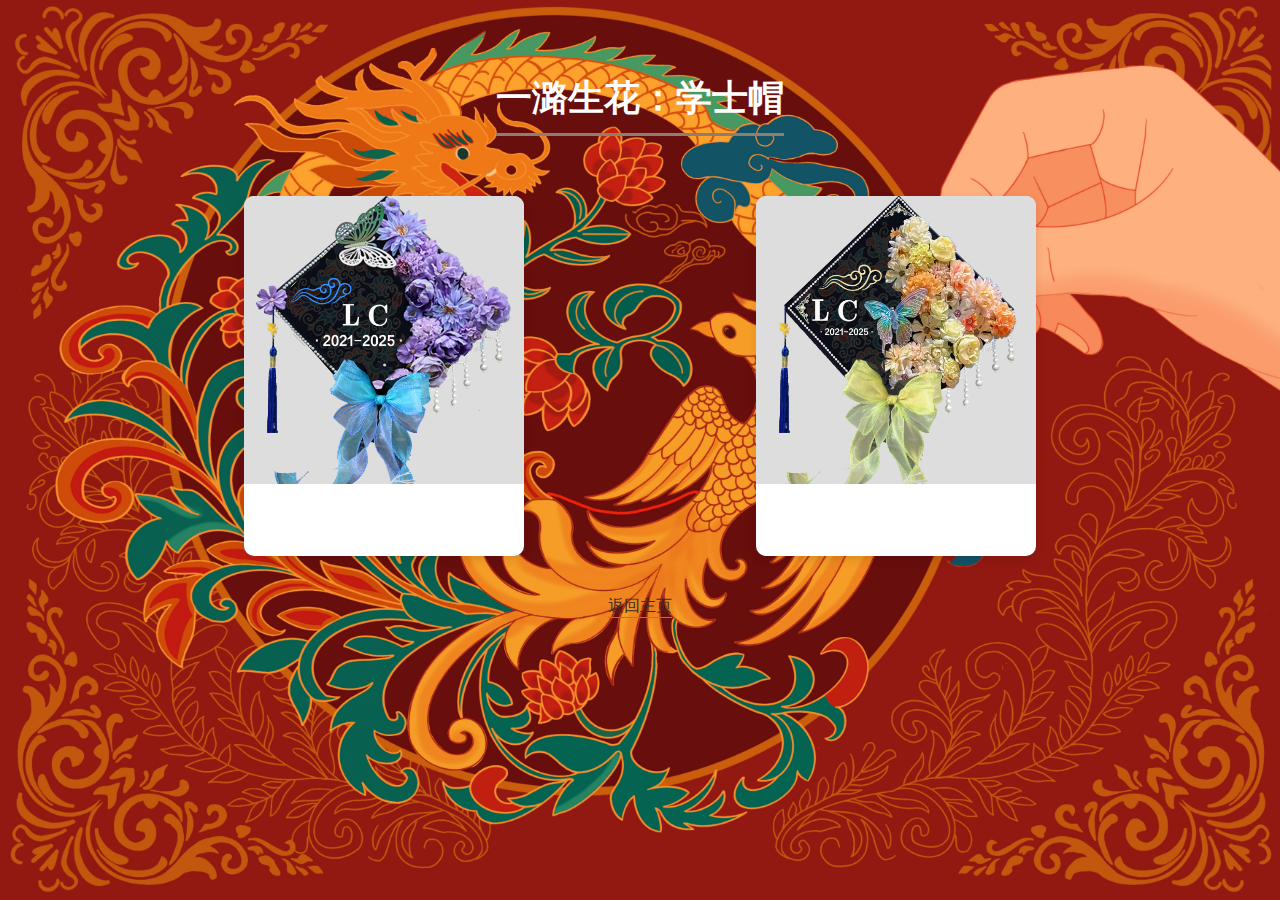
<file: src/main/resources/static/一潞生花：学士帽.html>
<!DOCTYPE html>
<html lang="zh">
<head>
  <meta charset="UTF-8">
  <title>一潞生花：学士帽</title>
  <link rel="stylesheet" href="style.css">
</head>
<body>

  <div class="container">
    <h1 class="title">一潞生花：学士帽</h1>

    <div class="gallery">

      <div class="image-box">
        <img src="一潞生花：学士帽/紫色.png" alt="图片1">
      </div>
      <div class="image-box">
        <img src="一潞生花：学士帽/黄色.png" alt="图片2">
      </div>
      <!-- 以上共 2 张图片，可根据需要复制更多 image-box -->

    </div>

    <a href="index.html" class="back-link">返回主页</a>
  </div>

</body>
</html>
</file>
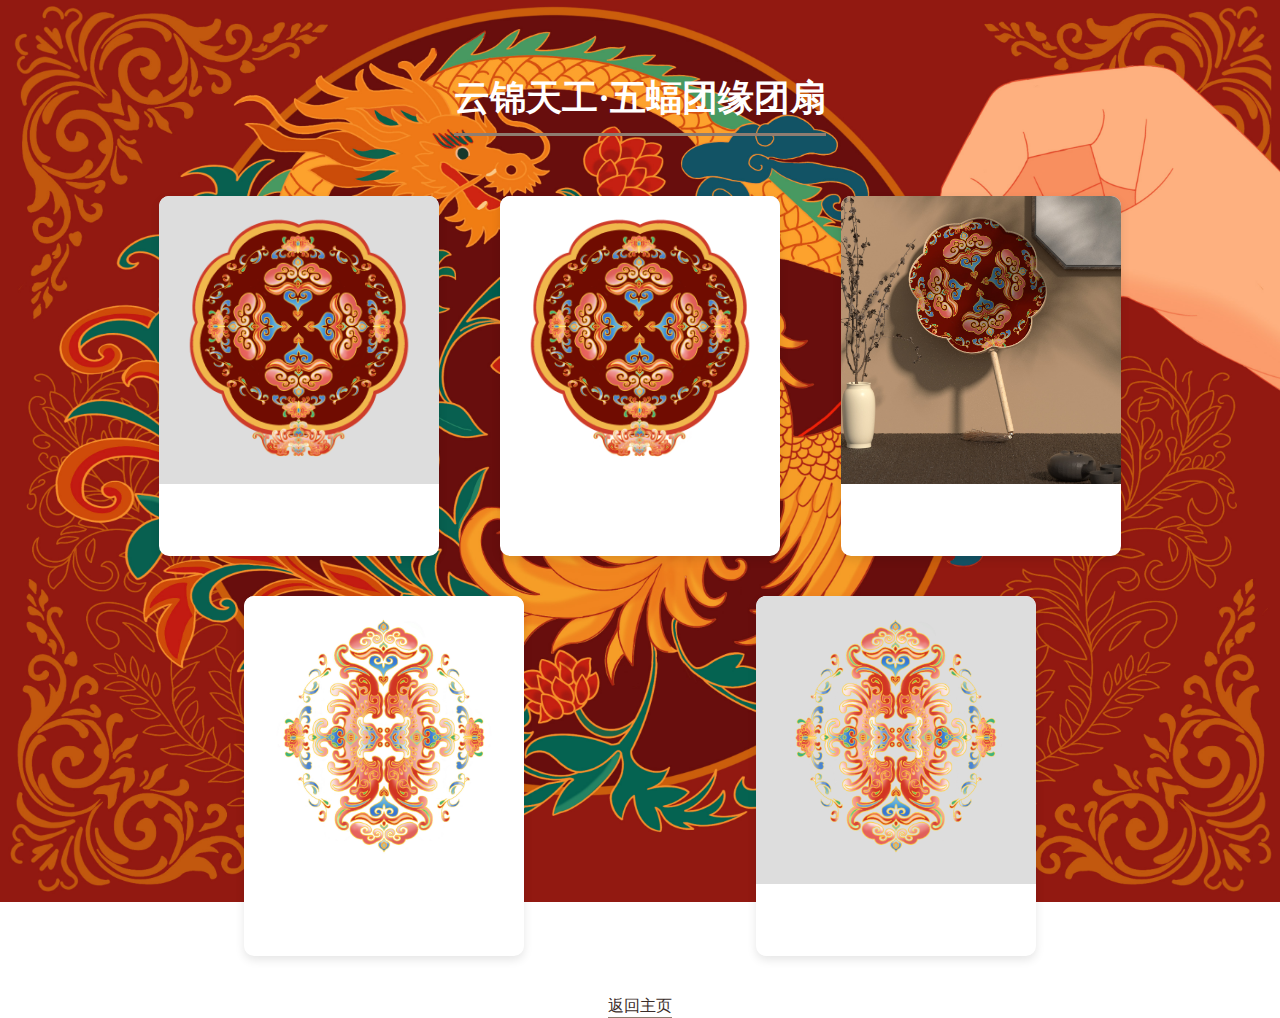
<file: src/main/resources/static/潞绢画扇：潞绸团扇.html>
<!DOCTYPE html>
<html lang="zh">
<head>
  <meta charset="UTF-8">
  <title>潞绢画扇：潞绸团扇</title>
  <link rel="stylesheet" href="style.css">
</head>
<body>

  <div class="container">
    <h1 class="title">云锦天工·五蝠团缘团扇</h1>

    <div class="gallery">

      <div class="image-box">
        <img src="潞绢画扇：潞绸团扇/03 (1).png" alt="图片1">
      </div>
      <div class="image-box">
        <img src="潞绢画扇：潞绸团扇/04.png" alt="图片2">
      </div>
      <div class="image-box">
        <img src="潞绢画扇：潞绸团扇/产品展示.jpg" alt="图片3">
      </div>
      <div class="image-box">
        <img src="潞绢画扇：潞绸团扇/设计纹样01.jpg" alt="图片4">
      </div>
      <div class="image-box">
        <img src="潞绢画扇：潞绸团扇/设计纹样02.png" alt="图片5">
      </div>
      <!-- 以上共 5 张图片，可根据需要复制更多 image-box -->

    </div>

    <a href="index.html" class="back-link">返回主页</a>
  </div>

</body>
</html>
</file>
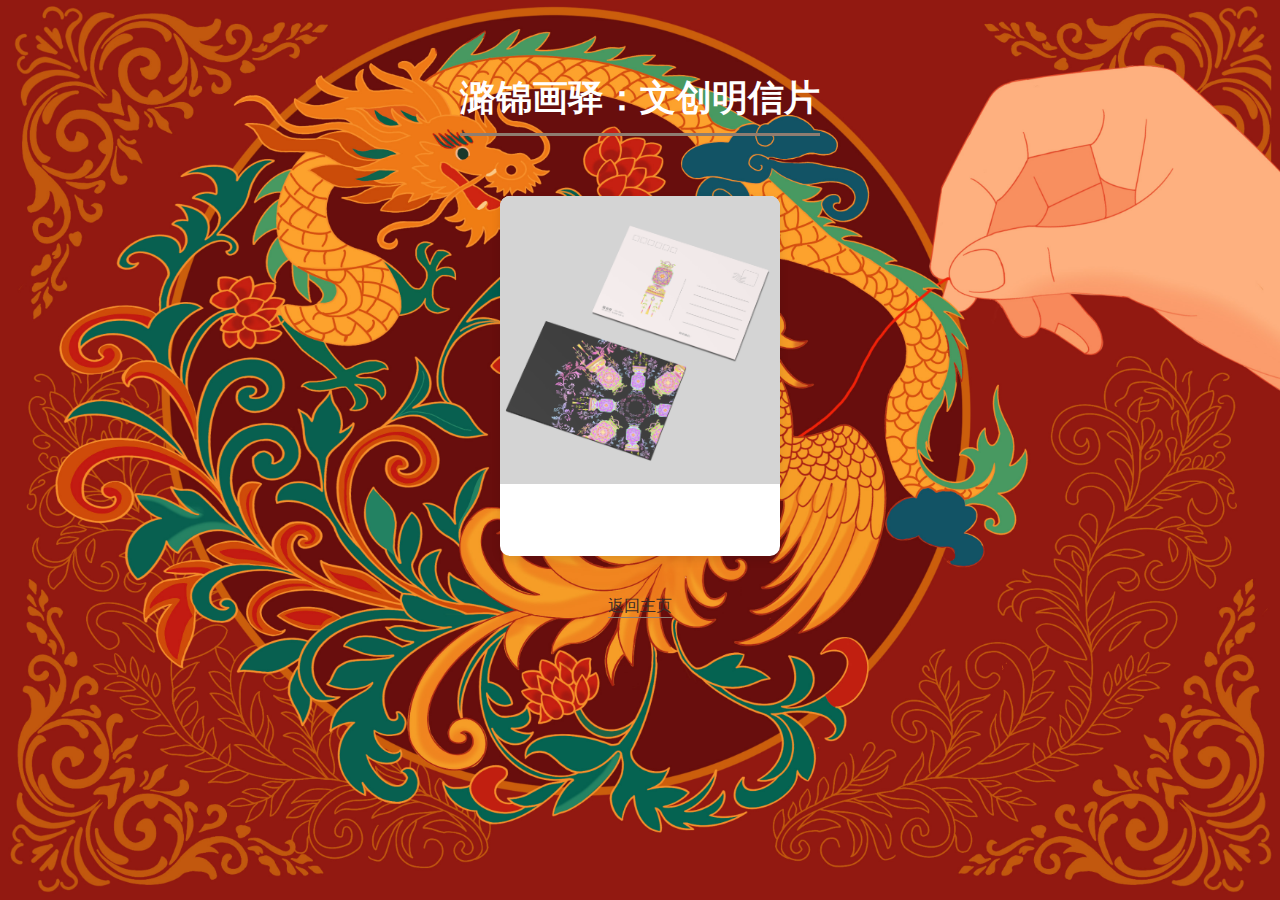
<file: src/main/resources/static/潞锦画驿：文创明信片.html>
<!DOCTYPE html>
<html lang="zh">
<head>
  <meta charset="UTF-8">
  <title>潞锦画驿：文创明信片</title>
  <link rel="stylesheet" href="style.css">
</head>
<body>

  <div class="container">
    <h1 class="title">潞锦画驿：文创明信片</h1>

    <div class="gallery">

      <div class="image-box">
        <img src="潞锦画驿：文创明信片/明信片设计图.png" alt="图片1">
      </div>
      <!-- 以上共 1 张图片，可根据需要复制更多 image-box -->

    </div>

    <a href="index.html" class="back-link">返回主页</a>
  </div>

</body>
</html>
</file>
<file: src/main/resources/static/style.css>
/* 全局基础样式 */
body {
  margin: 0;
  padding: 0;
  font-family: "Microsoft YaHei", serif;
  background: url("大创网页修改/大创网页修改/设置为网页背景.jpg") no-repeat center center fixed;
  background-size: cover;
  color: #3a2c29;
}

/* —— 大标题都改成白色 —— */
h1,
.title {
  color: #fff !important;
}

/* 介绍文字样式 */
.intro {
  text-align: center;
  padding: 80px 20px;
  background-color: rgba(255, 255, 255, 0.6);
}

.intro h2 {
  font-size: 36px;
  margin-bottom: 10px;
  color: #5c4732;
}

/* —— 把介绍段落文字放大 —— */
.intro p {
  font-size: 20px;   /* 从 18px 调整到 20px */
  line-height: 1.6;
  max-width: 800px;
  margin: 0 auto;
  color: #4a3621;
}

.container {
  width: 80%;
  margin: 0 auto;
  padding-top: 50px;
  text-align: center;
}

/* 标题样式 */
.title {
  font-size: 36px;
  margin-bottom: 40px;
  border-bottom: 3px solid #8e7d71;
  display: inline-block;
  padding-bottom: 10px;
}

/* 图片陈列样式 */
.gallery {
  display: flex;
  justify-content: space-around;
  flex-wrap: wrap;
}

.image-box {
  width: 280px;
  height: 360px;
  background-color: #fff;
  margin: 20px;
  box-shadow: 0 4px 10px rgba(0,0,0,0.1);
  border-radius: 10px;
  overflow: hidden;
  transition: transform 0.3s;
}

.image-box:hover {
  transform: translateY(-10px);
}

.image-box img {
  width: 100%;
  height: 80%;
  object-fit: cover;
  background-color: #ddd;
}

.caption {
  margin: 10px;
  font-size: 16px;
  font-weight: bold;
}

.back-link {
  display: inline-block;
  margin-top: 20px;
  text-decoration: none;
  color: #3a2c29;
  border-bottom: 1px solid #8e7d71;
  font-size: 16px;
}

.back-link:hover {
  color: #8e7d71;
}
</file>
